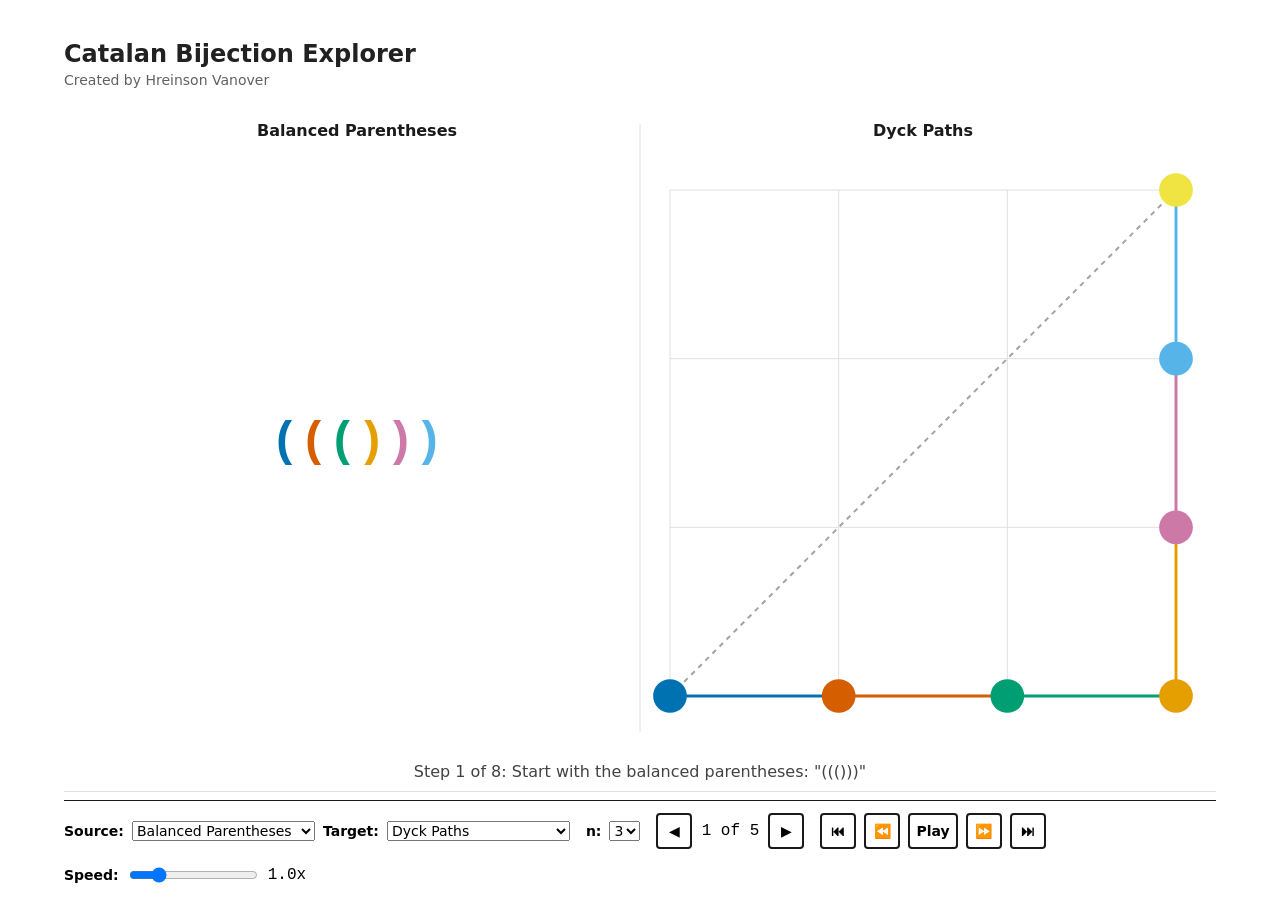
<file: index.html>
<!DOCTYPE html>
<!-- Serve via: python3 -m http.server 8080 -->
<html lang="en">
<head>
  <meta charset="UTF-8">
  <meta name="viewport" content="width=device-width, initial-scale=1.0">
  <title>Catalan Number Bijection Explorer</title>
  <link rel="stylesheet" href="css/style.css">
</head>
<body>
  <div id="app">
    <header>
      <h1>Catalan Bijection Explorer</h1>
      <p class="author">Created by Hreinson Vanover</p>
    </header>
    <main>
      <div id="canvas-container">
        <canvas id="main-canvas"></canvas>
      </div>
      <div id="step-description" class="step-description">
        Select two structures to see a bijection animation.
      </div>
      <div id="controls">
        <div class="control-group">
          <label for="source-select">Source:</label>
          <select id="source-select"></select>
          <label for="target-select">Target:</label>
          <select id="target-select"></select>
        </div>
        <div class="control-group">
          <label for="n-select">n:</label>
          <select id="n-select">
            <option value="1">1</option>
            <option value="2">2</option>
            <option value="3" selected>3</option>
            <option value="4">4</option>
          </select>
        </div>
        <div class="control-group">
          <button id="btn-prev" title="Previous instance">&#x25C0;</button>
          <span id="instance-indicator">1 of 5</span>
          <button id="btn-next" title="Next instance">&#x25B6;</button>
        </div>
        <div class="control-group disabled">
          <button id="btn-start" title="Jump to start">&#x23EE;</button>
          <button id="btn-step-back" title="Step back">&#x23EA;</button>
          <button id="btn-play-pause" title="Play/Pause">Play</button>
          <button id="btn-step-fwd" title="Step forward">&#x23E9;</button>
          <button id="btn-end" title="Jump to end">&#x23ED;</button>
        </div>
        <div class="control-group disabled">
          <label for="speed-slider">Speed:</label>
          <input type="range" id="speed-slider" min="0.5" max="3" step="0.1" value="1">
          <span id="speed-display">1.0x</span>
        </div>
      </div>
    </main>
  </div>
  <noscript>This app requires JavaScript and must be served over HTTP (not file://).</noscript>
  <script type="module" src="js/main.js"></script>
</body>
</html>
</file>
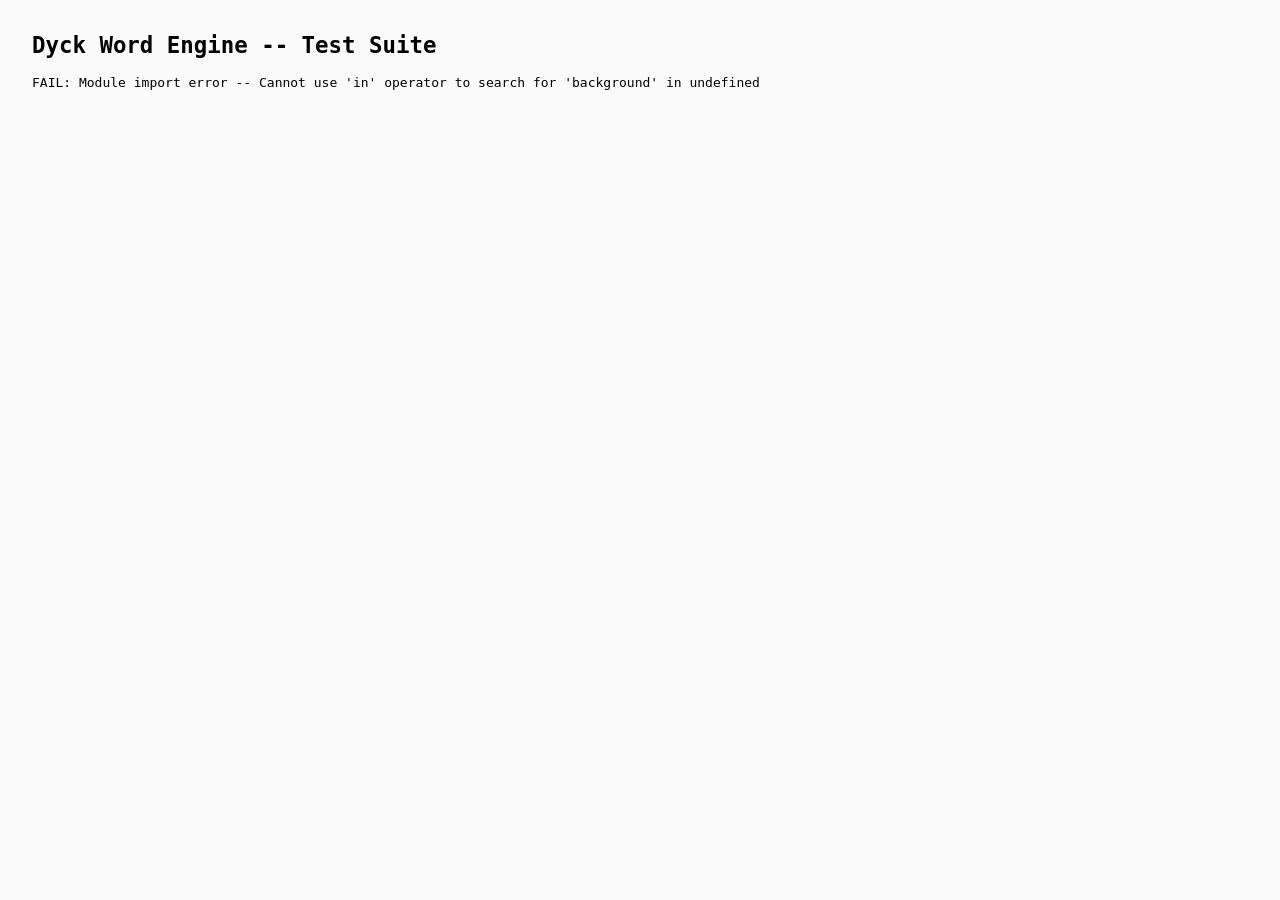
<file: tests/test-dyck.html>
<!DOCTYPE html>
<html lang="en">
<head>
  <meta charset="UTF-8">
  <title>Dyck Word Tests</title>
  <style>
    body { font-family: monospace; margin: 2rem; background: #fafafa; }
    .pass { color: green; }
    .fail { color: red; font-weight: bold; }
    #results { white-space: pre-wrap; line-height: 1.6; }
    h1 { font-size: 1.4rem; }
    .summary { margin-top: 1rem; padding: 0.5rem; border: 2px solid; }
    .summary.all-pass { border-color: green; color: green; }
    .summary.has-fail { border-color: red; color: red; }
  </style>
</head>
<body>
  <h1>Dyck Word Engine -- Test Suite</h1>
  <div id="results">Loading modules...</div>

  <script type="module">
    const results = document.getElementById('results');
    let passed = 0;
    let failed = 0;

    function log(msg, ok) {
      const span = document.createElement('span');
      span.className = ok ? 'pass' : 'fail';
      span.textContent = (ok ? 'PASS' : 'FAIL') + ': ' + msg + '\n';
      results.appendChild(span);
      if (ok) passed++; else failed++;
    }

    function assert(condition, msg) {
      log(msg, !!condition);
    }

    function assertThrows(fn, errorType, msg) {
      try {
        fn();
        log(msg + ' (no error thrown)', false);
      } catch (e) {
        log(msg, e instanceof errorType);
      }
    }

    function arraysEqual(a, b) {
      if (a.length !== b.length) return false;
      for (let i = 0; i < a.length; i++) {
        if (a[i] !== b[i]) return false;
      }
      return true;
    }

    try {
      results.textContent = '';

      const { enumerate, validate } = await import('/js/core/dyck.js');
      const { CORRESPONDENCE_COLORS, THEME_COLORS } = await import('/js/core/colors.js');

      // --- enumerate tests ---
      log('--- enumerate() ---', true);

      const w1 = enumerate(1);
      assert(w1.length === 1, 'enumerate(1) returns 1 word');
      assert(w1[0] && arraysEqual(w1[0], [1, -1]), 'enumerate(1) -> [[1, -1]]');

      const w2 = enumerate(2);
      assert(w2.length === 2, 'enumerate(2) returns 2 words');
      assert(w2.every(w => w.length === 4), 'enumerate(2) words have length 4');

      const w3 = enumerate(3);
      assert(w3.length === 5, 'enumerate(3) returns 5 words');
      assert(w3.every(w => w.length === 6), 'enumerate(3) words have length 6');

      const w4 = enumerate(4);
      assert(w4.length === 14, 'enumerate(4) returns 14 words');
      assert(w4.every(w => w.length === 8), 'enumerate(4) words have length 8');

      // Every enumerated word must pass validate
      log('--- enumerate -> validate cross-check ---', true);
      for (let n = 1; n <= 4; n++) {
        const words = enumerate(n);
        const allValid = words.every(w => validate(w));
        assert(allValid, `All enumerate(${n}) words pass validate()`);
      }

      // RangeError for out-of-bounds
      assertThrows(() => enumerate(0), RangeError, 'enumerate(0) throws RangeError');
      assertThrows(() => enumerate(5), RangeError, 'enumerate(5) throws RangeError');

      // --- validate tests ---
      log('--- validate() ---', true);

      assert(validate([1, -1]) === true, 'validate([1,-1]) -> true');
      assert(validate([1, 1, -1, -1]) === true, 'validate([1,1,-1,-1]) -> true');
      assert(validate([-1, 1]) === false, 'validate([-1,1]) -> false (negative prefix)');
      assert(validate([1, 1, -1]) === false, 'validate([1,1,-1]) -> false (non-zero sum)');
      assert(validate([]) === true, 'validate([]) -> true (empty word)');

      // --- colors tests ---
      log('--- CORRESPONDENCE_COLORS ---', true);

      assert(Array.isArray(CORRESPONDENCE_COLORS), 'CORRESPONDENCE_COLORS is an array');
      assert(CORRESPONDENCE_COLORS.length === 8, 'CORRESPONDENCE_COLORS has 8 entries');
      const uniqueColors = new Set(CORRESPONDENCE_COLORS);
      assert(uniqueColors.size === 8, 'All 8 colors are distinct');
      assert(CORRESPONDENCE_COLORS.every(c => /^#[0-9A-Fa-f]{6}$/.test(c)),
        'All colors are valid 6-digit hex strings');

      log('--- THEME_COLORS ---', true);

      assert(typeof THEME_COLORS === 'object' && THEME_COLORS !== null, 'THEME_COLORS is an object');
      const requiredKeys = ['background', 'stroke', 'gridLine', 'highlight', 'text'];
      assert(requiredKeys.every(k => k in THEME_COLORS), 'THEME_COLORS has all required keys');
      assert(requiredKeys.every(k => /^#[0-9A-Fa-f]{6}$/.test(THEME_COLORS[k])),
        'All theme colors are valid hex strings');

      // --- Summary ---
      const summary = document.createElement('div');
      summary.className = 'summary ' + (failed === 0 ? 'all-pass' : 'has-fail');
      summary.textContent = `\nDone: ${passed} passed, ${failed} failed out of ${passed + failed} total`;
      results.appendChild(summary);

    } catch (e) {
      results.textContent = 'FAIL: Module import error -- ' + e.message;
    }
  </script>
</body>
</html>
</file>
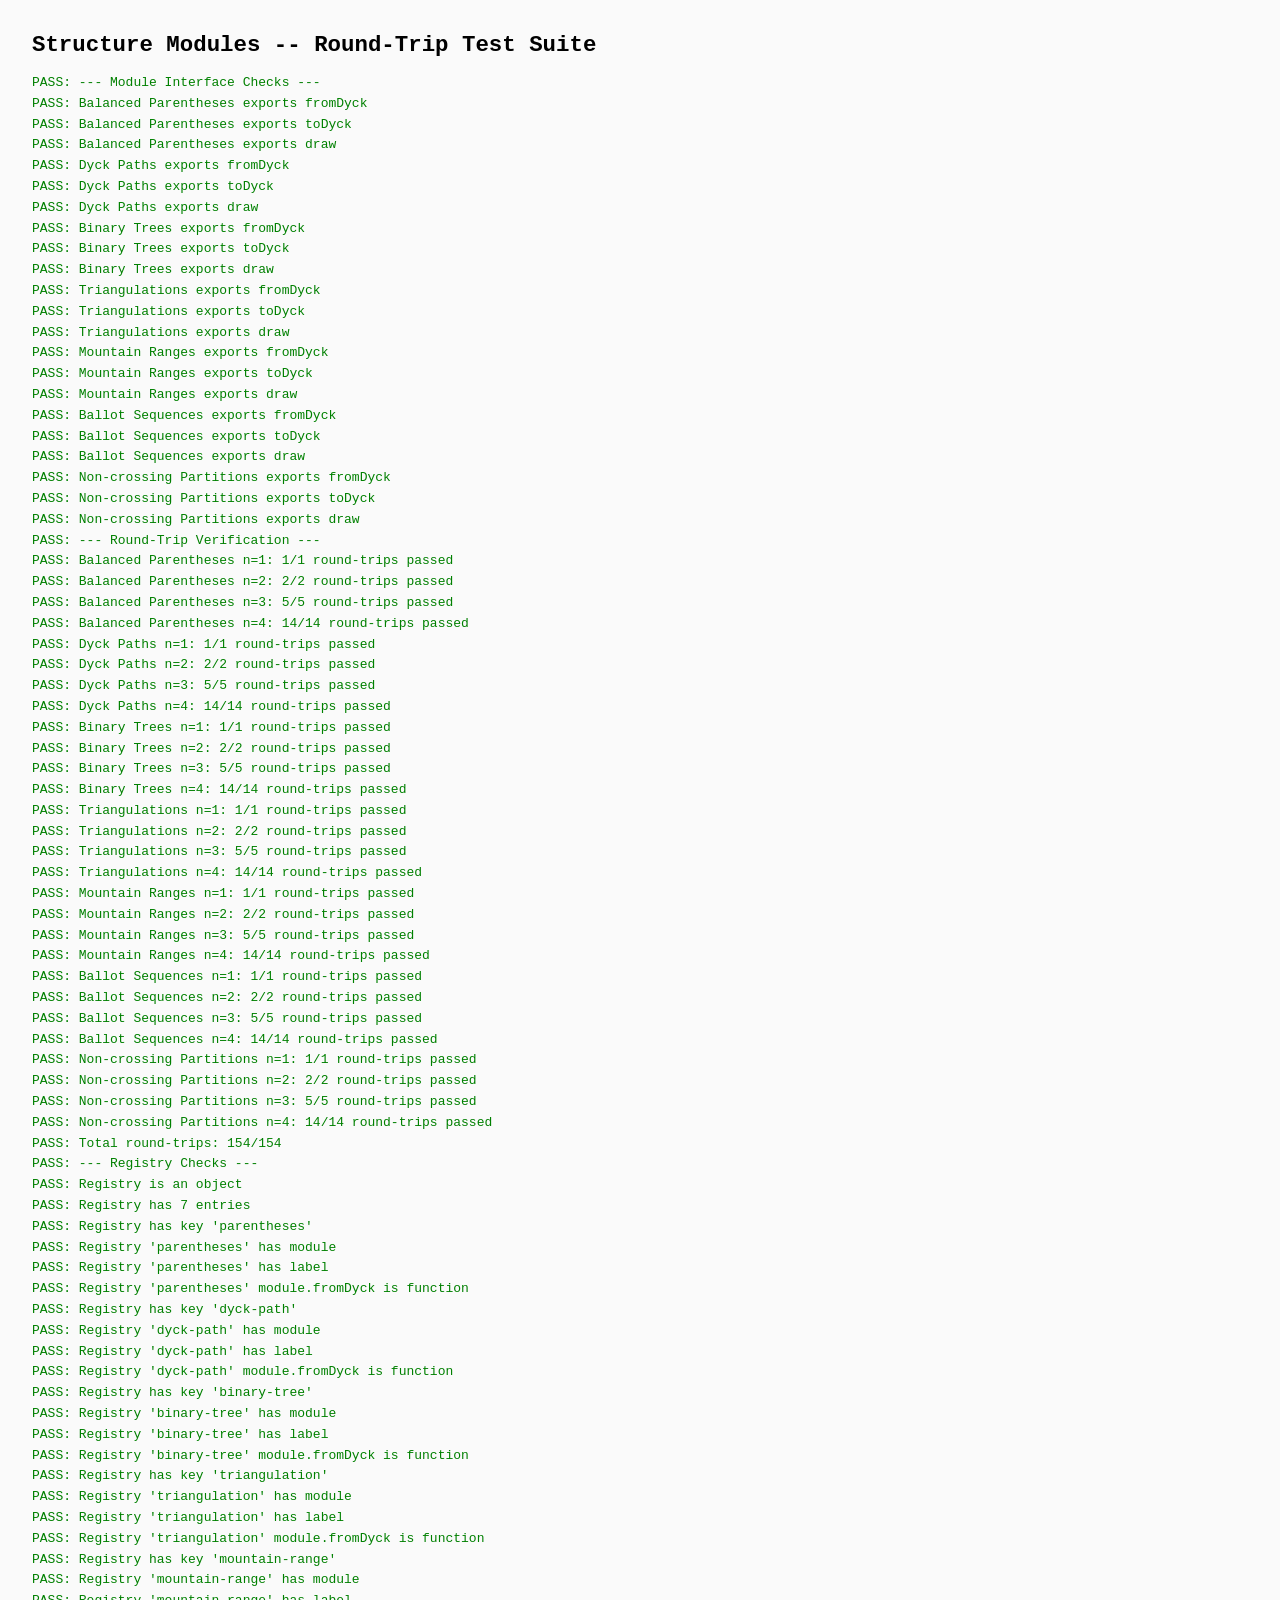
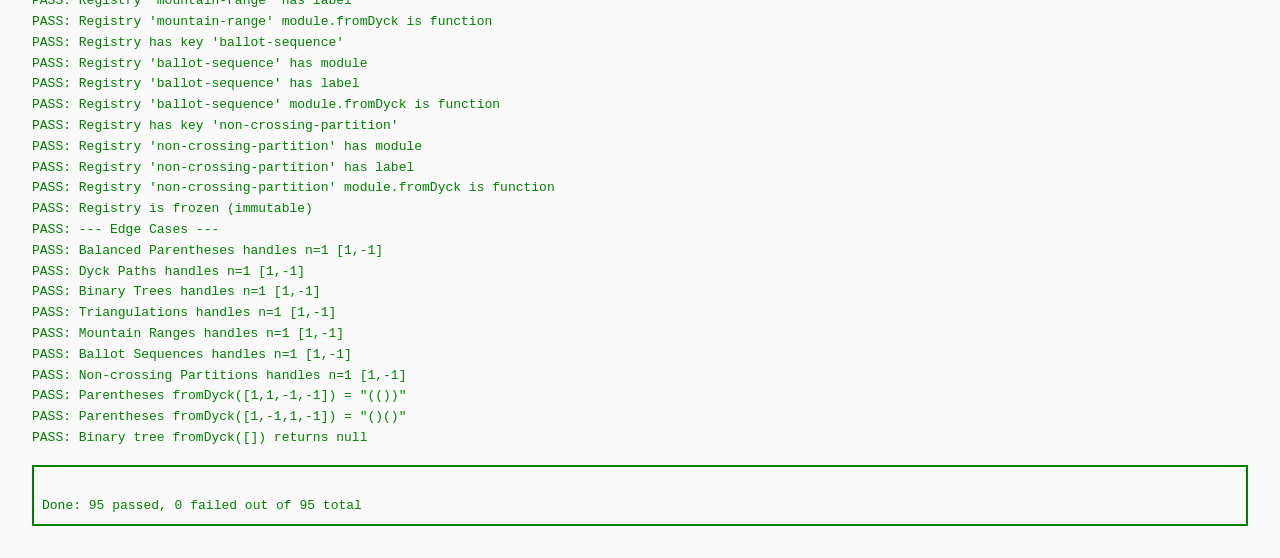
<file: tests/test-structures.html>
<!DOCTYPE html>
<html lang="en">
<head>
  <meta charset="UTF-8">
  <title>Structure Module Tests -- Round-Trip Verification</title>
  <style>
    body { font-family: monospace; margin: 2rem; background: #fafafa; }
    .pass { color: green; }
    .fail { color: red; font-weight: bold; }
    #results { white-space: pre-wrap; line-height: 1.6; }
    h1 { font-size: 1.4rem; }
    .summary { margin-top: 1rem; padding: 0.5rem; border: 2px solid; }
    .summary.all-pass { border-color: green; color: green; }
    .summary.has-fail { border-color: red; color: red; }
  </style>
</head>
<body>
  <h1>Structure Modules -- Round-Trip Test Suite</h1>
  <div id="results">Loading modules...</div>

  <script type="module">
    const results = document.getElementById('results');
    let passed = 0;
    let failed = 0;

    function log(msg, ok) {
      const span = document.createElement('span');
      span.className = ok ? 'pass' : 'fail';
      span.textContent = (ok ? 'PASS' : 'FAIL') + ': ' + msg + '\n';
      results.appendChild(span);
      console.log((ok ? 'PASS' : 'FAIL') + ': ' + msg);
      if (ok) passed++; else failed++;
    }

    function arraysEqual(a, b) {
      if (a.length !== b.length) return false;
      for (let i = 0; i < a.length; i++) {
        if (a[i] !== b[i]) return false;
      }
      return true;
    }

    try {
      results.textContent = '';

      // Import modules
      const { enumerate } = await import('/js/core/dyck.js');
      const parenthesesMod = await import('/js/structures/parentheses.js');
      const dyckPathMod = await import('/js/structures/dyck-path.js');
      const binaryTreeMod = await import('/js/structures/binary-tree.js');
      const triangulationMod = await import('/js/structures/triangulation.js');
      const mountainRangeMod = await import('/js/structures/mountain-range.js');
      const ballotSequenceMod = await import('/js/structures/ballot-sequence.js');
      const nonCrossingPartitionMod = await import('/js/structures/non-crossing-partition.js');
      const { structures } = await import('/js/structures/registry.js');

      const structureModules = [
        { key: 'parentheses', name: 'Balanced Parentheses', mod: parenthesesMod },
        { key: 'dyck-path', name: 'Dyck Paths', mod: dyckPathMod },
        { key: 'binary-tree', name: 'Binary Trees', mod: binaryTreeMod },
        { key: 'triangulation', name: 'Triangulations', mod: triangulationMod },
        { key: 'mountain-range', name: 'Mountain Ranges', mod: mountainRangeMod },
        { key: 'ballot-sequence', name: 'Ballot Sequences', mod: ballotSequenceMod },
        { key: 'non-crossing-partition', name: 'Non-crossing Partitions', mod: nonCrossingPartitionMod },
      ];

      // --- Test 1: Module interface verification ---
      log('--- Module Interface Checks ---', true);

      for (const { name, mod } of structureModules) {
        log(`${name} exports fromDyck`, typeof mod.fromDyck === 'function');
        log(`${name} exports toDyck`, typeof mod.toDyck === 'function');
        log(`${name} exports draw`, typeof mod.draw === 'function');
      }

      // --- Test 2: Round-trip verification for each structure at n=1..4 ---
      log('--- Round-Trip Verification ---', true);

      let totalRoundTrips = 0;

      for (const { name, mod } of structureModules) {
        for (let n = 1; n <= 4; n++) {
          const words = enumerate(n);
          let passCount = 0;

          for (const word of words) {
            const instance = mod.fromDyck(word);
            const roundTripped = mod.toDyck(instance);
            const wordArray = Array.from(word); // Handle frozen arrays
            if (arraysEqual(wordArray, roundTripped)) {
              passCount++;
            } else {
              log(`${name} n=${n} MISMATCH: [${wordArray}] -> [${roundTripped}]`, false);
            }
          }

          const allPassed = passCount === words.length;
          log(`${name} n=${n}: ${passCount}/${words.length} round-trips passed`, allPassed);
          totalRoundTrips += passCount;
        }
      }

      // Expected: 7 structures x (1+2+5+14) = 7 x 22 = 154 round-trips
      log(`Total round-trips: ${totalRoundTrips}/154`, totalRoundTrips === 154);

      // --- Test 3: Registry verification ---
      log('--- Registry Checks ---', true);

      log('Registry is an object', typeof structures === 'object' && structures !== null);
      log('Registry has 7 entries', Object.keys(structures).length === 7);

      const expectedKeys = ['parentheses', 'dyck-path', 'binary-tree', 'triangulation', 'mountain-range', 'ballot-sequence', 'non-crossing-partition'];
      for (const key of expectedKeys) {
        const entry = structures[key];
        log(`Registry has key '${key}'`, entry !== undefined);
        if (entry) {
          log(`Registry '${key}' has module`, entry.module !== undefined);
          log(`Registry '${key}' has label`, typeof entry.label === 'string' && entry.label.length > 0);
          log(`Registry '${key}' module.fromDyck is function`, typeof entry.module.fromDyck === 'function');
        }
      }

      // Test registry is frozen
      try {
        structures['newKey'] = { module: null, label: 'Test' };
        log('Registry is frozen (immutable)', false);
      } catch (e) {
        log('Registry is frozen (immutable)', true);
      }

      // --- Test 4: Edge cases ---
      log('--- Edge Cases ---', true);

      // n=1 single word
      const singleWord = enumerate(1)[0]; // [1, -1]
      for (const { name, mod } of structureModules) {
        const instance = mod.fromDyck(singleWord);
        const rt = mod.toDyck(instance);
        log(`${name} handles n=1 [1,-1]`, arraysEqual(Array.from(singleWord), rt));
      }

      // Parentheses-specific: verify string output
      const parenStr = parenthesesMod.fromDyck([1, 1, -1, -1]);
      log('Parentheses fromDyck([1,1,-1,-1]) = "(())"', parenStr === '(())');

      const parenStr2 = parenthesesMod.fromDyck([1, -1, 1, -1]);
      log('Parentheses fromDyck([1,-1,1,-1]) = "()()"', parenStr2 === '()()');

      // Binary tree: verify null for empty word
      const emptyTree = binaryTreeMod.fromDyck([]);
      log('Binary tree fromDyck([]) returns null', emptyTree === null);

      // --- Summary ---
      const summary = document.createElement('div');
      summary.className = 'summary ' + (failed === 0 ? 'all-pass' : 'has-fail');
      summary.textContent = `\nDone: ${passed} passed, ${failed} failed out of ${passed + failed} total`;
      results.appendChild(summary);

    } catch (e) {
      results.textContent = 'FAIL: Module import error -- ' + e.message + '\n' + e.stack;
      console.error('Test suite error:', e);
    }
  </script>
</body>
</html>
</file>
<file: css/style.css>
:root {
  --bg-color: #FFFFFF;
  --stroke-color: #1A1A1A;
  --stroke-width: 3;
  --font-size: 18px;
  --font-family: 'Segoe UI', system-ui, sans-serif;
  --mono-font: 'Consolas', 'Courier New', monospace;
  --node-radius: 16;
  --padding: 24px;
}

* {
  box-sizing: border-box;
}

body {
  margin: 0;
  font-family: var(--font-family);
  background: var(--bg-color);
}

#app {
  max-width: 1200px;
  margin: 0 auto;
  padding: var(--padding);
}

header h1 {
  font-size: 24px;
  color: #212121;
  margin-bottom: 4px;
}

header .author {
  font-size: 14px;
  color: #616161;
  margin: 0 0 16px 0;
}

#canvas-container {
  width: 100%;
  aspect-ratio: 16 / 9;
  position: relative;
}

#main-canvas {
  width: 100%;
  height: 100%;
  display: block;
}

/* Step description panel */
.step-description {
  font-family: var(--font-family);
  font-size: 16px;
  color: #424242;
  text-align: center;
  padding: 8px 16px;
  min-height: 40px;
  display: flex;
  align-items: center;
  justify-content: center;
  border-bottom: 1px solid #E0E0E0;
}

/* Control panel */
#controls {
  display: flex;
  flex-wrap: wrap;
  gap: 16px;
  align-items: center;
  padding: 12px 0;
  border-top: 1px solid var(--stroke-color);
  margin-top: 8px;
}

.control-group {
  display: flex;
  align-items: center;
  gap: 8px;
}

.control-group.disabled {
  opacity: 0.4;
  pointer-events: none;
}

#controls select,
#controls input[type="range"] {
  font-family: var(--font-family);
  font-size: 14px;
}

#controls button {
  min-width: 36px;
  height: 36px;
  cursor: pointer;
  border: 2px solid var(--stroke-color);
  background: var(--bg-color);
  border-radius: 4px;
  font-weight: bold;
  font-family: var(--font-family);
  font-size: 14px;
}

#controls button:hover {
  background: #F5F5F5;
}

#controls label {
  font-family: var(--font-family);
  font-size: 14px;
  font-weight: 600;
}

#instance-indicator {
  font-family: var(--mono-font);
  min-width: 60px;
  text-align: center;
}

#speed-display {
  font-family: var(--mono-font);
  min-width: 36px;
  text-align: center;
}
</file>
